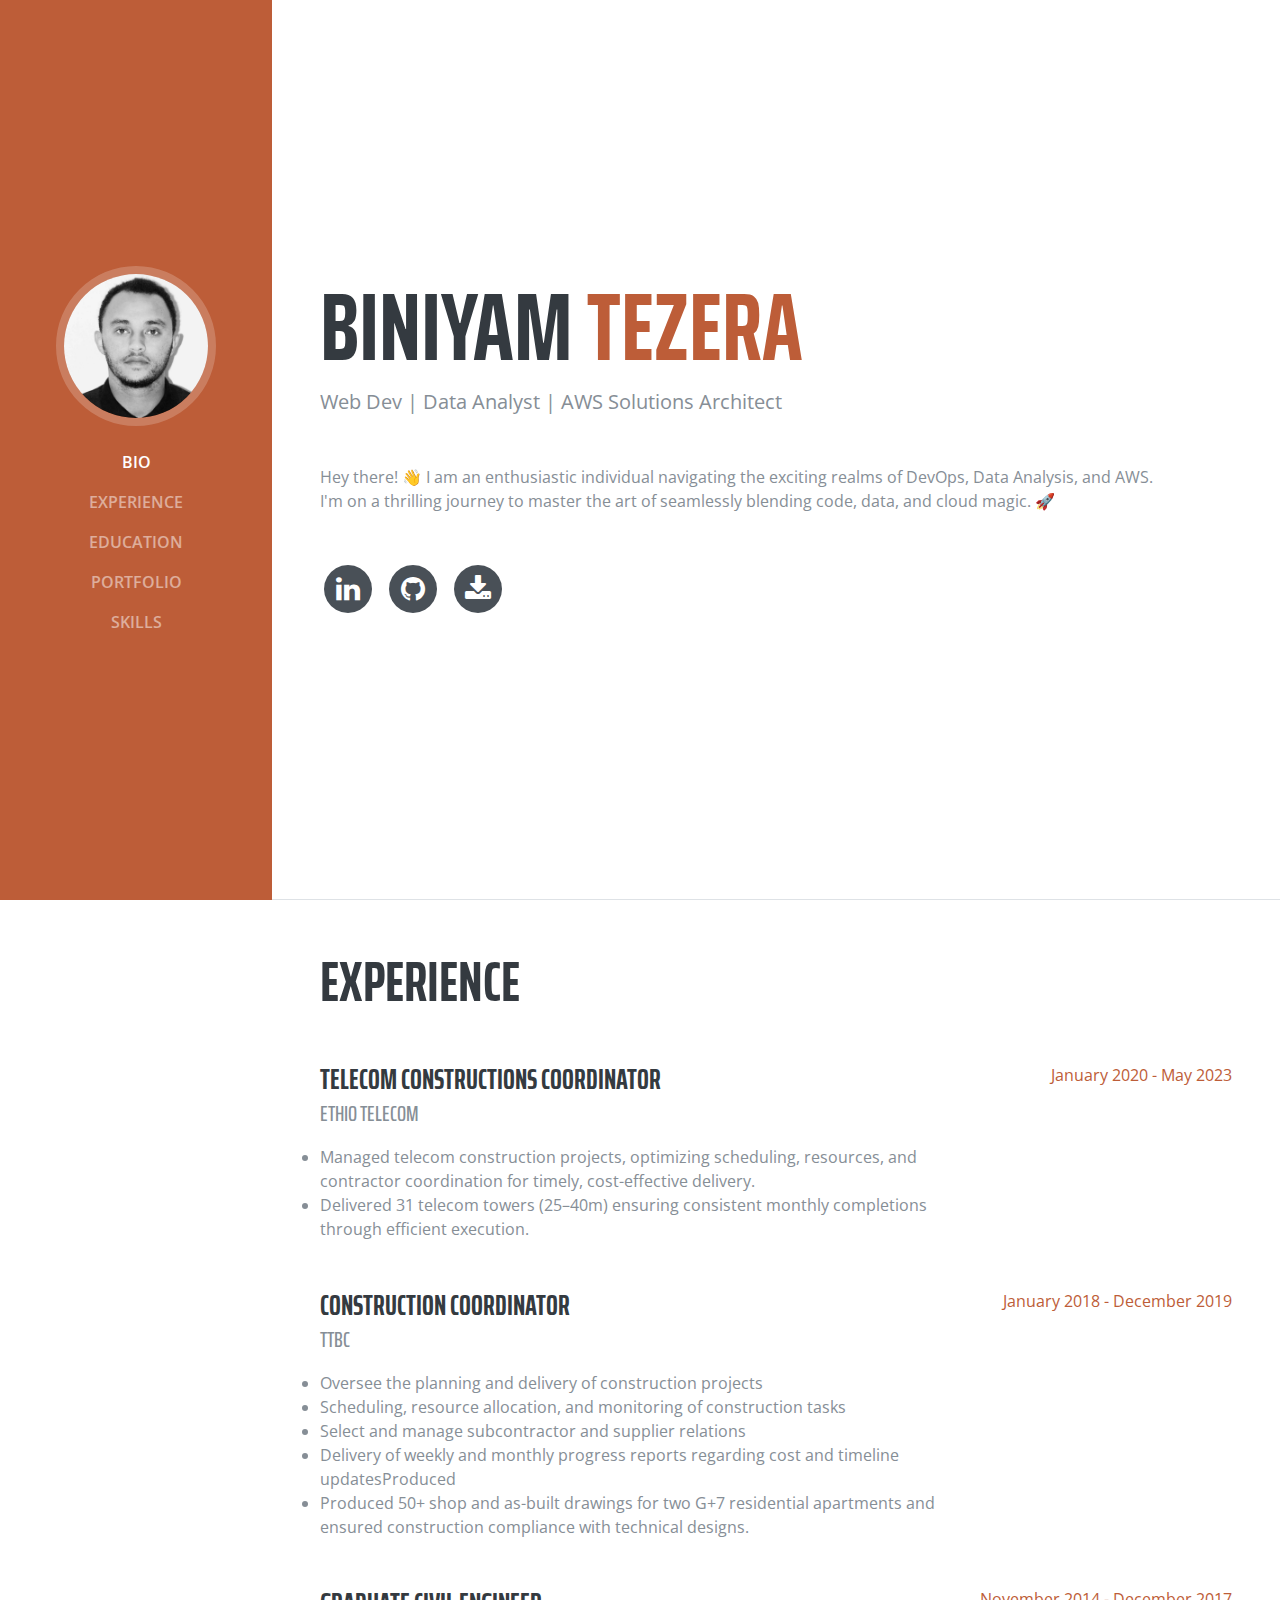
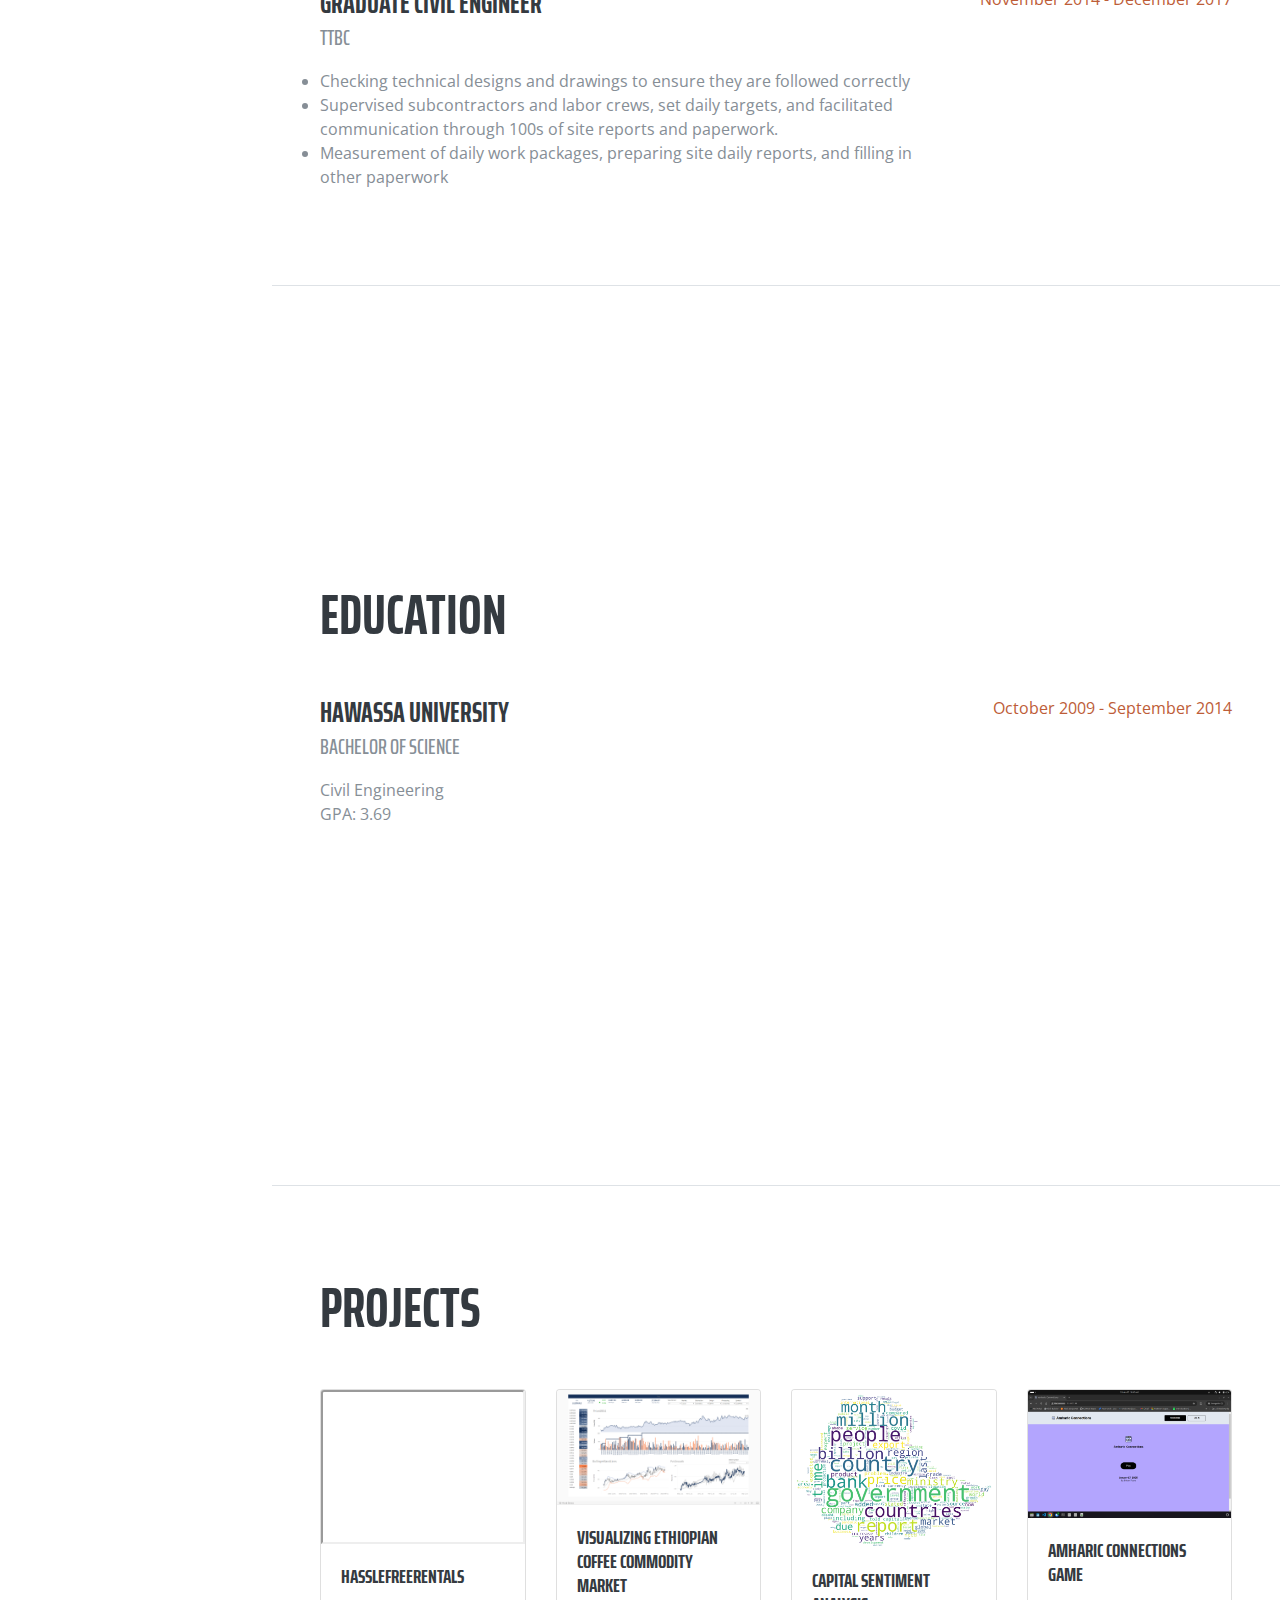
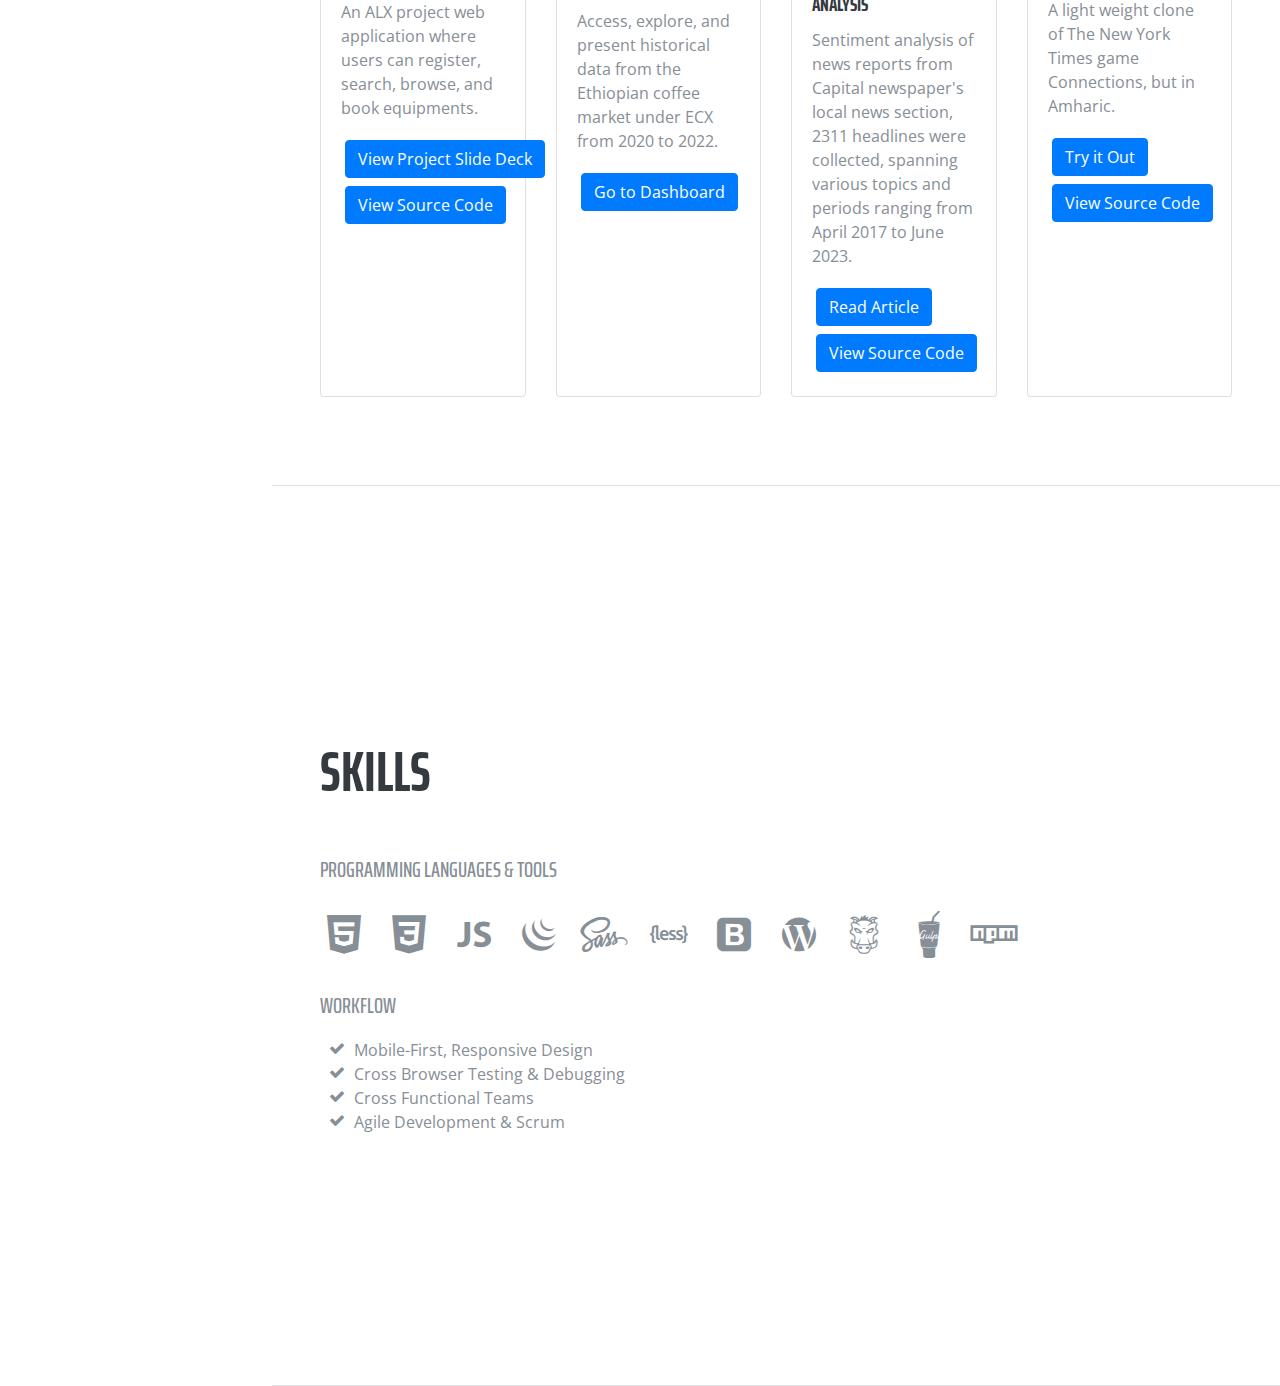
<file: index.html>
<!DOCTYPE html>
<html lang="en">

  <head>

    <meta charset="utf-8">
    <meta name="viewport" content="width=device-width, initial-scale=1, shrink-to-fit=no">
    <meta name="description" content="">
    <meta name="author" content="">

    <title>Resume | Biniyam Tezera</title>

    <!-- My Favicon  -->
    <link rel="icon" type="image/x-icon" href="img/favicon.ico" />

    <!-- Bootstrap core CSS -->
    <link href="vendor/bootstrap/css/bootstrap.min.css" rel="stylesheet">

    <!-- Custom fonts for this template -->
    <link href="https://fonts.googleapis.com/css?family=Saira+Extra+Condensed:100,200,300,400,500,600,700,800,900" rel="stylesheet">
    <link href="https://fonts.googleapis.com/css?family=Open+Sans:300,300i,400,400i,600,600i,700,700i,800,800i" rel="stylesheet">
    <link href="vendor/font-awesome/css/font-awesome.min.css" rel="stylesheet">
    <link href="vendor/devicons/css/devicons.min.css" rel="stylesheet">
    <link href="vendor/simple-line-icons/css/simple-line-icons.css" rel="stylesheet">

    <!-- Custom styles for this template -->
    <link href="css/resume.min.css" rel="stylesheet">

  </head>

  <body id="page-top">
    
    <!-- Navigation Section  -->

    <nav class="navbar navbar-expand-lg navbar-dark bg-primary fixed-top" id="sideNav">
      <a class="navbar-brand js-scroll-trigger" href="#page-top">
        <span class="d-block d-lg-none">Biniyam T.</span>
        <span class="d-none d-lg-block">
          <img class="img-fluid img-profile rounded-circle mx-auto mb-2" src="img/profile.jpg" alt="">
        </span>
      </a>
      <button class="navbar-toggler" type="button" data-toggle="collapse" data-target="#navbarSupportedContent" aria-controls="navbarSupportedContent" aria-expanded="false" aria-label="Toggle navigation">
        <span class="navbar-toggler-icon"></span>
      </button>
      <div class="collapse navbar-collapse" id="navbarSupportedContent">
        <ul class="navbar-nav">
          <li class="nav-item">
            <a class="nav-link js-scroll-trigger" href="#about">Bio</a>
          </li>
          <li class="nav-item">
            <a class="nav-link js-scroll-trigger" href="#experience">Experience</a>
          </li>
          <li class="nav-item">
            <a class="nav-link js-scroll-trigger" href="#education">Education</a>
          </li>
          <li class="nav-item">
          <li class="nav-item">
            <a class="nav-link js-scroll-trigger" href="#projects">Portfolio</a>
          </li>
          <li class="nav-item">
            <a class="nav-link js-scroll-trigger" href="#skills">Skills</a>
          </li>
        </ul>
      </div>
    </nav>


    <!-- Bio Section  -->


    <div class="container-fluid p-0">

      <section class="resume-section p-3 p-lg-5 d-flex d-column" id="about">
        <div class="my-auto">
          <h1 class="mb-3">Biniyam
            <span class="text-primary">Tezera</span>
          </h1>
          <p class="lead mb-5"><b>Web Dev | Data Analyst | AWS Solutions Architect</b></p>

          <p class="mb-5">
            Hey there! 👋 I am an enthusiastic individual navigating the exciting realms of DevOps, Data Analysis, and AWS.<br>
            I'm on a thrilling journey to master the art of seamlessly blending code, data, and cloud magic. 🚀
          </p>

          <ul class="list-inline list-social-icons mb-0">
    
            <li class="list-inline-item">
              <a href="https://www.linkedin.com/in/biniyamtt/">
                <span class="fa-stack fa-lg">
                  <i class="fa fa-circle fa-stack-2x"></i>
                  <i class="fa fa-linkedin fa-stack-1x fa-inverse"></i>
                </span>
              </a>
            </li>
            <li class="list-inline-item">
              <a href="https://github.com/BiniyamTT/">
                <span class="fa-stack fa-lg">
                  <i class="fa fa-circle fa-stack-2x"></i>
                  <i class="fa fa-github fa-stack-1x fa-inverse"></i>
                </span>
              </a>
            </li>
            <li class="list-inline-item">
              <a href="assets/CV_Biniyam_T_Tufa_Mar_2025.pdf" download="CV_Biniyam_T_Tufa_Mar_2025.pdf">
                <span class="fa-stack fa-lg">
                  <i class="fa fa-circle fa-stack-2x"></i>
                  <i class="fa fa-download fa-stack-1x fa-inverse"></i>
                </span>
              </a>
            </li>
          </ul>
        </div>
      </section>

      <!-- Experience Section -->


      <section class="resume-section p-3 p-lg-5 d-flex flex-column" id="experience">
        <div class="my-auto">
          <h2 class="mb-5">Experience</h2>
          <div class="resume-item d-flex flex-column flex-md-row mb-5">
            <div class="resume-content mr-auto">
              <h3 class="mb-0">Telecom Constructions Coordinator</h3>
              <div class="subheading mb-3">ethio telecom</div>
              <li>Managed telecom construction projects, optimizing scheduling, resources, and contractor coordination for timely, cost-effective delivery.</li>
              <li>Delivered 31 telecom towers (25–40m) ensuring consistent monthly completions through efficient execution.</li>
            </div>
            <div class="resume-date text-md-right">
              <span class="text-primary">January 2020 - May 2023</span>
            </div>
          </div>
          <div class="resume-item d-flex flex-column flex-md-row mb-5">
            <div class="resume-content mr-auto">
              <h3 class="mb-0">Construction Coordinator</h3>
              <div class="subheading mb-3">TTBC</div>
              <li>Oversee the planning and delivery of construction projects</li>
              <li>Scheduling, resource allocation, and monitoring of construction tasks</li>
              <li>Select and manage subcontractor and supplier relations</li>
              <li>Delivery of weekly and monthly progress reports regarding cost and timeline updatesProduced</li>
              <li>Produced 50+ shop and as-built drawings for two G+7 residential apartments and ensured construction compliance with technical designs.</li>
            </div>
            <div class="resume-date text-md-right">
              <span class="text-primary">January 2018 - December 2019</span>
            </div>
          </div>
          <div class="resume-item d-flex flex-column flex-md-row mb-5">
            <div class="resume-content mr-auto">
              <h3 class="mb-0">Graduate Civil Engineer</h3>
              <div class="subheading mb-3">TTBC</div>
              <li>Checking technical designs and drawings to ensure they are followed correctly</li>
              <li>Supervised subcontractors and labor crews, set daily targets, and facilitated communication through 100s of site reports and paperwork.</li>
              <li>Measurement of daily work packages, preparing site daily reports, and filling in other paperwork</li>
            </div>
            <div class="resume-date text-md-right">
              <span class="text-primary">November 2014 - December 2017</span>
            </div>
          </div>
        </div>
      </section>

      <!-- Education Section -->

      <section class="resume-section p-3 p-lg-5 d-flex flex-column" id="education">
        <div class="my-auto">
          <h2 class="mb-5">Education</h2>

          <div class="resume-item d-flex flex-column flex-md-row mb-5">
            <div class="resume-content mr-auto">
              <h3 class="mb-0">Hawassa University</h3>
              <div class="subheading mb-3">Bachelor of Science</div>
              <div>Civil Engineering</div>
              <p>GPA: 3.69</p>
            </div>
            <div class="resume-date text-md-right">
              <span class="text-primary">October 2009 -  September 2014</span>
            </div>
          </div>

        </div>
      </section>

      <!-- Projects Section -->

      <section class="resume-section p-3 p-lg-5 d-flex flex-column" id="projects">
        <div class="my-auto">
          <h2 class="mb-5">Projects</h2>
          <div class="card-deck">

            <div class="card">
              <iframe class="card-img-top" src="https://www.youtube.com/embed/beFvtohZZAI" title="CS50x 2023 Final Project Demo (Biniyam T Tufa, AA, ET)"  allow="accelerometer; autoplay; clipboard-write; encrypted-media; gyroscope; picture-in-picture; web-share" allowfullscreen></iframe>
              <div class="card-body">
                <h5 class="card-title">hasslefreerentals</h5>
                <p class="card-text">An ALX project web application where users can register, search, browse, and book equipments.</p>
                <a href="http://tinyurl.com/biniyamslidedeck" class="btn btn-primary m-1">View Project Slide Deck</a>
                <a href="https://github.com/BiniyamTT/hfr" class="btn btn-primary m-1">View Source Code</a>
              </div>
            </div>

            <div class="card">
              <img class="card-img-top" src="img/dash.png" alt="Coffee Price Dashboard" >
              <div class="card-body">
                <h5 class="card-title">Visualizing Ethiopian Coffee Commodity Market</h5>
                <p class="card-text">Access, explore, and present historical data from the Ethiopian coffee market under ECX from 2020 to 2022. </p>
                <a href="https://public.tableau.com/app/profile/biniyam.tezera.tufa/viz/ECX-CoffeeParaAdded/Dashboard12" class="btn btn-primary m-1">Go to Dashboard</a>
              </div>
            </div>

            <div class="card">
              <img class="card-img-top" src="img/capital.png" alt="Card image cap">
              <div class="card-body">
                <h5 class="card-title">Capital Sentiment Analysis</h5>
                <p class="card-text"> Sentiment analysis of news reports from Capital newspaper's local news section, 2311 headlines were collected, spanning various topics and periods ranging from April 2017 to June 2023.</p>
                <a href="https://biniyamttufa.notion.site/biniyamttufa/Capital-Newspaper-Local-News-Sentiment-Analysis-using-Pre-Trained-NLP-Models-2f45b0057b104b3b8feb739b7a1d203e" class="btn btn-primary m-1">Read Article</a>
                <a href="https://github.com/BiniyamTT/capital_SA" class="btn btn-primary m-1">View Source Code</a>
              </div>
            </div>
            
            <div class="card">
              <img class="card-img-top" src="img/AmhCon.png" alt="Card image cap">
              <div class="card-body">
                <h5 class="card-title">Amharic Connections Game</h5>
                <p class="card-text">A light weight clone of The New York Times game Connections, but in Amharic.</p>
                <a href="http://3.149.23.99/" class="btn btn-primary m-1">Try it Out</a>
                <a href="#" class="btn btn-primary m-1">View Source Code</a>
              </div>
            </div>

          </div>
        </div>
      </section>


      <!-- Skills Section -->

      <section class="resume-section p-3 p-lg-5 d-flex flex-column" id="skills">
        <div class="my-auto">
          <h2 class="mb-5">Skills</h2>

          <div class="subheading mb-3">Programming Languages &amp; Tools</div>
          <ul class="list-inline list-icons">
            <li class="list-inline-item">
              <i class="devicons devicons-html5"></i>
            </li>
            <li class="list-inline-item">
              <i class="devicons devicons-css3"></i>
            </li>
            <li class="list-inline-item">
              <i class="devicons devicons-javascript"></i>
            </li>
            <li class="list-inline-item">
              <i class="devicons devicons-jquery"></i>
            </li>
            <li class="list-inline-item">
              <i class="devicons devicons-sass"></i>
            </li>
            <li class="list-inline-item">
              <i class="devicons devicons-less"></i>
            </li>
            <li class="list-inline-item">
              <i class="devicons devicons-bootstrap"></i>
            </li>
            <li class="list-inline-item">
              <i class="devicons devicons-wordpress"></i>
            </li>
            <li class="list-inline-item">
              <i class="devicons devicons-grunt"></i>
            </li>
            <li class="list-inline-item">
              <i class="devicons devicons-gulp"></i>
            </li>
            <li class="list-inline-item">
              <i class="devicons devicons-npm"></i>
            </li>
          </ul>

          <div class="subheading mb-3">Workflow</div>
          <ul class="fa-ul mb-0">
            <li>
              <i class="fa-li fa fa-check"></i>
              Mobile-First, Responsive Design</li>
            <li>
              <i class="fa-li fa fa-check"></i>
              Cross Browser Testing &amp; Debugging</li>
            <li>
              <i class="fa-li fa fa-check"></i>
              Cross Functional Teams</li>
            <li>
              <i class="fa-li fa fa-check"></i>
              Agile Development &amp; Scrum</li>
          </ul>
        </div>
      </section>
    </div>

    <!-- Bootstrap core JavaScript -->
    <script src="vendor/jquery/jquery.min.js"></script>
    <script src="vendor/bootstrap/js/bootstrap.bundle.min.js"></script>

    <!-- Plugin JavaScript -->
    <script src="vendor/jquery-easing/jquery.easing.min.js"></script>

    <!-- Custom scripts for this template -->
    <script src="js/resume.min.js"></script>

  </body>

</html>
</file>
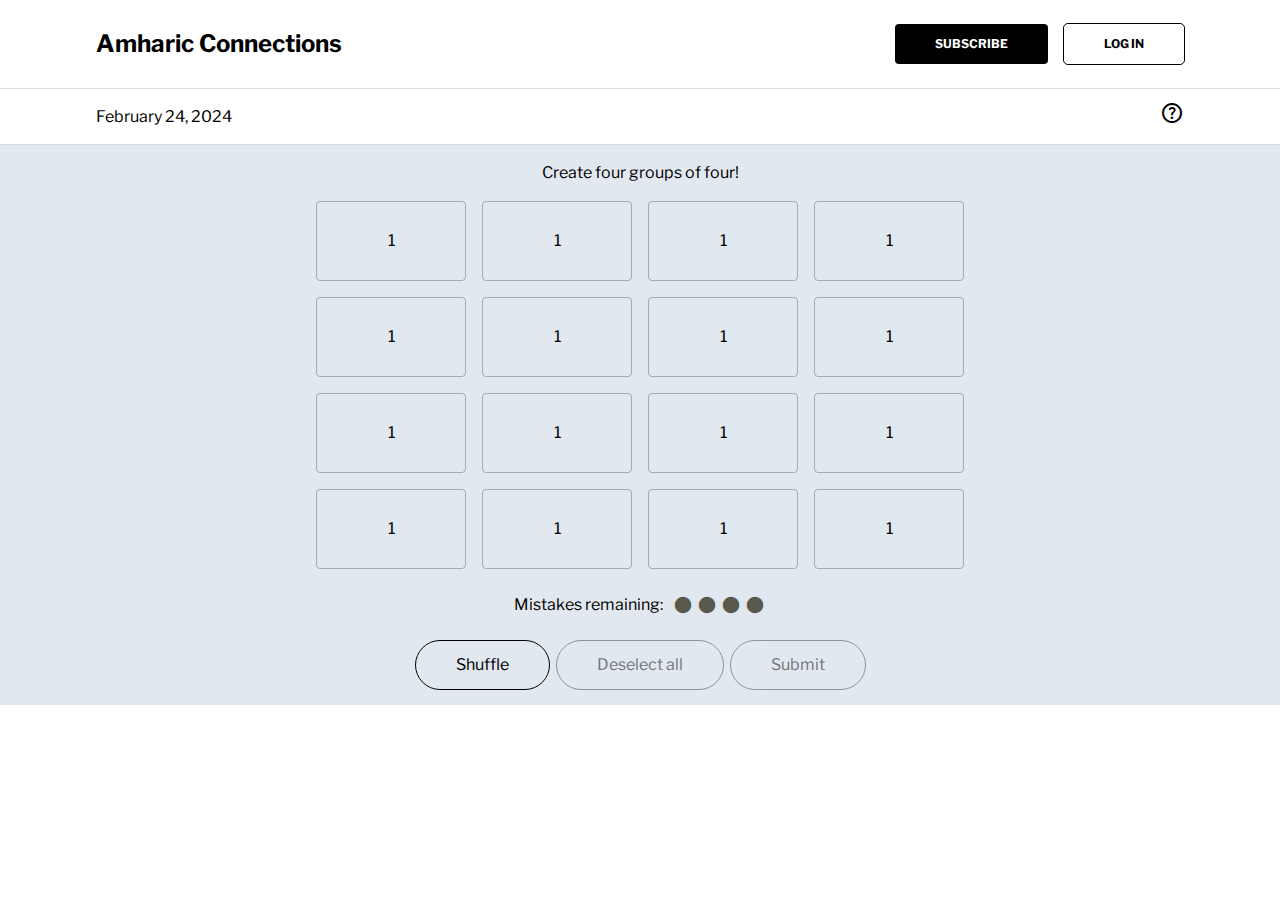
<file: amh.html>
<!doctype html>
<html lang="en">

  <head>
    <!-- Required meta tags -->
    <meta charset="utf-8">
    <meta name="viewport" content="width=device-width, initial-scale=1, shrink-to-fit=no">
    <link rel="stylesheet" href="./tailwind.css">
    <!-- Google Font -->
    <link rel="preconnect" href="https://fonts.googleapis.com">
    <link rel="preconnect" href="https://fonts.gstatic.com" crossorigin>
    <link href="https://fonts.googleapis.com/css2?family=Libre+Franklin:ital,wght@0,100..900;1,100..900&display=swap" rel="stylesheet">
    <link href="https://fonts.googleapis.com/css2?family=Material+Symbols+Outlined:opsz,wght,FILL,GRAD@20..48,100..700,0..1,-50..200" rel="stylesheet" />
    <title>AmhariConnections</title>
  </head>

  <body class="font-libre pb-12">

    <header class="py-6">
      <div class="container flex justify-between items-center mx-auto px-12 md:px-14 lg:px-24 w-full">
        <div class="text-2xl font-bold"> Amharic Connections</div>
        <div class="hidden lg:flex space-x-4 items-center">
          <a href="#"><button class="rounded bg-black px-10 py-3 text-white text-xs font-bold">SUBSCRIBE</button></a>
          <a href="#"><button class="rounded outline outline-offset-0 outline-1 px-10 py-3 text-xs font-bold hover:bg-black hover:text-white ">LOG IN</button></a>
        </div>
        <div class="lg:hidden">
          <span class="material-symbols-outlined">menu</span>
        </div>
      </div>
    </header>
    <hr>

    <section id="dateContainer"> 
      <div class="container flex justify-between items-center mx-auto py-3 px-12 md:px-14 lg:px-24 w-full">
        <div class="datecontainer">February 24, 2024</div>
        <div class="help"><button><span class="material-symbols-outlined">help</span></button></div>
      </div>
    </section>

    <hr>

    <section id="instruction"> 
      <div class=" bg-slate-200 flex justify-center items-center mx-auto py-4 px-12 md:px-14 lg:px-24 w-full">
        <div class="datecontainer">Create four groups of four!</div>
      </div>
    </section>

    <section id="field">
      <div class="bg-slate-200  grid justify-center mx-auto pb-4 px-12 md:px-14 lg:px-24 w-full">
        <div class="gameboard grid grid-cols-4 gap-4">
          <!-- Content here -->
          <div class="gamecard">1</div>
          <div class="gamecard">1</div>
          <div class="gamecard">1</div>
          <div class="gamecard">1</div>
          <div class="gamecard">1</div>
          <div class="gamecard">1</div>
          <div class="gamecard">1</div>
          <div class="gamecard">1</div>
          <div class="gamecard">1</div>
          <div class="gamecard">1</div>
          <div class="gamecard">1</div>
          <div class="gamecard">1</div>
          <div class="gamecard">1</div>
          <div class="gamecard">1</div>
          <div class="gamecard">1</div>
          <div class="gamecard">1</div>
        </div>
      </div>
    </section>
        
    <section id="mistakes"> 
      <div class="bg-slate-200 flex justify-center items-center space-x-2 mx-auto py-2 px-12 md:px-14 lg:px-24 w-full">
        <div class="datecontainer">Mistakes remaining:</div>
        <div class="misscounter flex items-center space-x-" >
          <span class="material-symbols-outlined filled">circle</span>
          <span class="material-symbols-outlined filled">circle</span>
          <span class="material-symbols-outlined filled">circle</span>
          <span class="material-symbols-outlined filled">circle</span>
        </div>

        
      </div>
    </section>

    <section id="gameControls">
      <div class="bg-slate-200 flex justify-center items-center space-x-2 mx-auto py-4 px-12 md:px-14 lg:px-24 w-full">
        <button class="gameControl">Shuffle</button>
        <button disabled class="gameControl">Deselect all</button>
        <button disabled class="gameControl" >Submit</button>
    </section>
    
    
    
    
    
  </body>
</html>
</file>
<file: vendor/simple-line-icons/css/simple-line-icons.css>
@font-face {
  font-family: 'simple-line-icons';
  src: url('../fonts/Simple-Line-Icons.eot?v=2.4.0');
  src: url('../fonts/Simple-Line-Icons.eot?v=2.4.0#iefix') format('embedded-opentype'), url('../fonts/Simple-Line-Icons.woff2?v=2.4.0') format('woff2'), url('../fonts/Simple-Line-Icons.ttf?v=2.4.0') format('truetype'), url('../fonts/Simple-Line-Icons.woff?v=2.4.0') format('woff'), url('../fonts/Simple-Line-Icons.svg?v=2.4.0#simple-line-icons') format('svg');
  font-weight: normal;
  font-style: normal;
}
/*
 Use the following CSS code if you want to have a class per icon.
 Instead of a list of all class selectors, you can use the generic [class*="icon-"] selector, but it's slower:
*/
.icon-user,
.icon-people,
.icon-user-female,
.icon-user-follow,
.icon-user-following,
.icon-user-unfollow,
.icon-login,
.icon-logout,
.icon-emotsmile,
.icon-phone,
.icon-call-end,
.icon-call-in,
.icon-call-out,
.icon-map,
.icon-location-pin,
.icon-direction,
.icon-directions,
.icon-compass,
.icon-layers,
.icon-menu,
.icon-list,
.icon-options-vertical,
.icon-options,
.icon-arrow-down,
.icon-arrow-left,
.icon-arrow-right,
.icon-arrow-up,
.icon-arrow-up-circle,
.icon-arrow-left-circle,
.icon-arrow-right-circle,
.icon-arrow-down-circle,
.icon-check,
.icon-clock,
.icon-plus,
.icon-minus,
.icon-close,
.icon-event,
.icon-exclamation,
.icon-organization,
.icon-trophy,
.icon-screen-smartphone,
.icon-screen-desktop,
.icon-plane,
.icon-notebook,
.icon-mustache,
.icon-mouse,
.icon-magnet,
.icon-energy,
.icon-disc,
.icon-cursor,
.icon-cursor-move,
.icon-crop,
.icon-chemistry,
.icon-speedometer,
.icon-shield,
.icon-screen-tablet,
.icon-magic-wand,
.icon-hourglass,
.icon-graduation,
.icon-ghost,
.icon-game-controller,
.icon-fire,
.icon-eyeglass,
.icon-envelope-open,
.icon-envelope-letter,
.icon-bell,
.icon-badge,
.icon-anchor,
.icon-wallet,
.icon-vector,
.icon-speech,
.icon-puzzle,
.icon-printer,
.icon-present,
.icon-playlist,
.icon-pin,
.icon-picture,
.icon-handbag,
.icon-globe-alt,
.icon-globe,
.icon-folder-alt,
.icon-folder,
.icon-film,
.icon-feed,
.icon-drop,
.icon-drawer,
.icon-docs,
.icon-doc,
.icon-diamond,
.icon-cup,
.icon-calculator,
.icon-bubbles,
.icon-briefcase,
.icon-book-open,
.icon-basket-loaded,
.icon-basket,
.icon-bag,
.icon-action-undo,
.icon-action-redo,
.icon-wrench,
.icon-umbrella,
.icon-trash,
.icon-tag,
.icon-support,
.icon-frame,
.icon-size-fullscreen,
.icon-size-actual,
.icon-shuffle,
.icon-share-alt,
.icon-share,
.icon-rocket,
.icon-question,
.icon-pie-chart,
.icon-pencil,
.icon-note,
.icon-loop,
.icon-home,
.icon-grid,
.icon-graph,
.icon-microphone,
.icon-music-tone-alt,
.icon-music-tone,
.icon-earphones-alt,
.icon-earphones,
.icon-equalizer,
.icon-like,
.icon-dislike,
.icon-control-start,
.icon-control-rewind,
.icon-control-play,
.icon-control-pause,
.icon-control-forward,
.icon-control-end,
.icon-volume-1,
.icon-volume-2,
.icon-volume-off,
.icon-calendar,
.icon-bulb,
.icon-chart,
.icon-ban,
.icon-bubble,
.icon-camrecorder,
.icon-camera,
.icon-cloud-download,
.icon-cloud-upload,
.icon-envelope,
.icon-eye,
.icon-flag,
.icon-heart,
.icon-info,
.icon-key,
.icon-link,
.icon-lock,
.icon-lock-open,
.icon-magnifier,
.icon-magnifier-add,
.icon-magnifier-remove,
.icon-paper-clip,
.icon-paper-plane,
.icon-power,
.icon-refresh,
.icon-reload,
.icon-settings,
.icon-star,
.icon-symbol-female,
.icon-symbol-male,
.icon-target,
.icon-credit-card,
.icon-paypal,
.icon-social-tumblr,
.icon-social-twitter,
.icon-social-facebook,
.icon-social-instagram,
.icon-social-linkedin,
.icon-social-pinterest,
.icon-social-github,
.icon-social-google,
.icon-social-reddit,
.icon-social-skype,
.icon-social-dribbble,
.icon-social-behance,
.icon-social-foursqare,
.icon-social-soundcloud,
.icon-social-spotify,
.icon-social-stumbleupon,
.icon-social-youtube,
.icon-social-dropbox,
.icon-social-vkontakte,
.icon-social-steam {
  font-family: 'simple-line-icons';
  speak: none;
  font-style: normal;
  font-weight: normal;
  font-variant: normal;
  text-transform: none;
  line-height: 1;
  /* Better Font Rendering =========== */
  -webkit-font-smoothing: antialiased;
  -moz-osx-font-smoothing: grayscale;
}
.icon-user:before {
  content: "\e005";
}
.icon-people:before {
  content: "\e001";
}
.icon-user-female:before {
  content: "\e000";
}
.icon-user-follow:before {
  content: "\e002";
}
.icon-user-following:before {
  content: "\e003";
}
.icon-user-unfollow:before {
  content: "\e004";
}
.icon-login:before {
  content: "\e066";
}
.icon-logout:before {
  content: "\e065";
}
.icon-emotsmile:before {
  content: "\e021";
}
.icon-phone:before {
  content: "\e600";
}
.icon-call-end:before {
  content: "\e048";
}
.icon-call-in:before {
  content: "\e047";
}
.icon-call-out:before {
  content: "\e046";
}
.icon-map:before {
  content: "\e033";
}
.icon-location-pin:before {
  content: "\e096";
}
.icon-direction:before {
  content: "\e042";
}
.icon-directions:before {
  content: "\e041";
}
.icon-compass:before {
  content: "\e045";
}
.icon-layers:before {
  content: "\e034";
}
.icon-menu:before {
  content: "\e601";
}
.icon-list:before {
  content: "\e067";
}
.icon-options-vertical:before {
  content: "\e602";
}
.icon-options:before {
  content: "\e603";
}
.icon-arrow-down:before {
  content: "\e604";
}
.icon-arrow-left:before {
  content: "\e605";
}
.icon-arrow-right:before {
  content: "\e606";
}
.icon-arrow-up:before {
  content: "\e607";
}
.icon-arrow-up-circle:before {
  content: "\e078";
}
.icon-arrow-left-circle:before {
  content: "\e07a";
}
.icon-arrow-right-circle:before {
  content: "\e079";
}
.icon-arrow-down-circle:before {
  content: "\e07b";
}
.icon-check:before {
  content: "\e080";
}
.icon-clock:before {
  content: "\e081";
}
.icon-plus:before {
  content: "\e095";
}
.icon-minus:before {
  content: "\e615";
}
.icon-close:before {
  content: "\e082";
}
.icon-event:before {
  content: "\e619";
}
.icon-exclamation:before {
  content: "\e617";
}
.icon-organization:before {
  content: "\e616";
}
.icon-trophy:before {
  content: "\e006";
}
.icon-screen-smartphone:before {
  content: "\e010";
}
.icon-screen-desktop:before {
  content: "\e011";
}
.icon-plane:before {
  content: "\e012";
}
.icon-notebook:before {
  content: "\e013";
}
.icon-mustache:before {
  content: "\e014";
}
.icon-mouse:before {
  content: "\e015";
}
.icon-magnet:before {
  content: "\e016";
}
.icon-energy:before {
  content: "\e020";
}
.icon-disc:before {
  content: "\e022";
}
.icon-cursor:before {
  content: "\e06e";
}
.icon-cursor-move:before {
  content: "\e023";
}
.icon-crop:before {
  content: "\e024";
}
.icon-chemistry:before {
  content: "\e026";
}
.icon-speedometer:before {
  content: "\e007";
}
.icon-shield:before {
  content: "\e00e";
}
.icon-screen-tablet:before {
  content: "\e00f";
}
.icon-magic-wand:before {
  content: "\e017";
}
.icon-hourglass:before {
  content: "\e018";
}
.icon-graduation:before {
  content: "\e019";
}
.icon-ghost:before {
  content: "\e01a";
}
.icon-game-controller:before {
  content: "\e01b";
}
.icon-fire:before {
  content: "\e01c";
}
.icon-eyeglass:before {
  content: "\e01d";
}
.icon-envelope-open:before {
  content: "\e01e";
}
.icon-envelope-letter:before {
  content: "\e01f";
}
.icon-bell:before {
  content: "\e027";
}
.icon-badge:before {
  content: "\e028";
}
.icon-anchor:before {
  content: "\e029";
}
.icon-wallet:before {
  content: "\e02a";
}
.icon-vector:before {
  content: "\e02b";
}
.icon-speech:before {
  content: "\e02c";
}
.icon-puzzle:before {
  content: "\e02d";
}
.icon-printer:before {
  content: "\e02e";
}
.icon-present:before {
  content: "\e02f";
}
.icon-playlist:before {
  content: "\e030";
}
.icon-pin:before {
  content: "\e031";
}
.icon-picture:before {
  content: "\e032";
}
.icon-handbag:before {
  content: "\e035";
}
.icon-globe-alt:before {
  content: "\e036";
}
.icon-globe:before {
  content: "\e037";
}
.icon-folder-alt:before {
  content: "\e039";
}
.icon-folder:before {
  content: "\e089";
}
.icon-film:before {
  content: "\e03a";
}
.icon-feed:before {
  content: "\e03b";
}
.icon-drop:before {
  content: "\e03e";
}
.icon-drawer:before {
  content: "\e03f";
}
.icon-docs:before {
  content: "\e040";
}
.icon-doc:before {
  content: "\e085";
}
.icon-diamond:before {
  content: "\e043";
}
.icon-cup:before {
  content: "\e044";
}
.icon-calculator:before {
  content: "\e049";
}
.icon-bubbles:before {
  content: "\e04a";
}
.icon-briefcase:before {
  content: "\e04b";
}
.icon-book-open:before {
  content: "\e04c";
}
.icon-basket-loaded:before {
  content: "\e04d";
}
.icon-basket:before {
  content: "\e04e";
}
.icon-bag:before {
  content: "\e04f";
}
.icon-action-undo:before {
  content: "\e050";
}
.icon-action-redo:before {
  content: "\e051";
}
.icon-wrench:before {
  content: "\e052";
}
.icon-umbrella:before {
  content: "\e053";
}
.icon-trash:before {
  content: "\e054";
}
.icon-tag:before {
  content: "\e055";
}
.icon-support:before {
  content: "\e056";
}
.icon-frame:before {
  content: "\e038";
}
.icon-size-fullscreen:before {
  content: "\e057";
}
.icon-size-actual:before {
  content: "\e058";
}
.icon-shuffle:before {
  content: "\e059";
}
.icon-share-alt:before {
  content: "\e05a";
}
.icon-share:before {
  content: "\e05b";
}
.icon-rocket:before {
  content: "\e05c";
}
.icon-question:before {
  content: "\e05d";
}
.icon-pie-chart:before {
  content: "\e05e";
}
.icon-pencil:before {
  content: "\e05f";
}
.icon-note:before {
  content: "\e060";
}
.icon-loop:before {
  content: "\e064";
}
.icon-home:before {
  content: "\e069";
}
.icon-grid:before {
  content: "\e06a";
}
.icon-graph:before {
  content: "\e06b";
}
.icon-microphone:before {
  content: "\e063";
}
.icon-music-tone-alt:before {
  content: "\e061";
}
.icon-music-tone:before {
  content: "\e062";
}
.icon-earphones-alt:before {
  content: "\e03c";
}
.icon-earphones:before {
  content: "\e03d";
}
.icon-equalizer:before {
  content: "\e06c";
}
.icon-like:before {
  content: "\e068";
}
.icon-dislike:before {
  content: "\e06d";
}
.icon-control-start:before {
  content: "\e06f";
}
.icon-control-rewind:before {
  content: "\e070";
}
.icon-control-play:before {
  content: "\e071";
}
.icon-control-pause:before {
  content: "\e072";
}
.icon-control-forward:before {
  content: "\e073";
}
.icon-control-end:before {
  content: "\e074";
}
.icon-volume-1:before {
  content: "\e09f";
}
.icon-volume-2:before {
  content: "\e0a0";
}
.icon-volume-off:before {
  content: "\e0a1";
}
.icon-calendar:before {
  content: "\e075";
}
.icon-bulb:before {
  content: "\e076";
}
.icon-chart:before {
  content: "\e077";
}
.icon-ban:before {
  content: "\e07c";
}
.icon-bubble:before {
  content: "\e07d";
}
.icon-camrecorder:before {
  content: "\e07e";
}
.icon-camera:before {
  content: "\e07f";
}
.icon-cloud-download:before {
  content: "\e083";
}
.icon-cloud-upload:before {
  content: "\e084";
}
.icon-envelope:before {
  content: "\e086";
}
.icon-eye:before {
  content: "\e087";
}
.icon-flag:before {
  content: "\e088";
}
.icon-heart:before {
  content: "\e08a";
}
.icon-info:before {
  content: "\e08b";
}
.icon-key:before {
  content: "\e08c";
}
.icon-link:before {
  content: "\e08d";
}
.icon-lock:before {
  content: "\e08e";
}
.icon-lock-open:before {
  content: "\e08f";
}
.icon-magnifier:before {
  content: "\e090";
}
.icon-magnifier-add:before {
  content: "\e091";
}
.icon-magnifier-remove:before {
  content: "\e092";
}
.icon-paper-clip:before {
  content: "\e093";
}
.icon-paper-plane:before {
  content: "\e094";
}
.icon-power:before {
  content: "\e097";
}
.icon-refresh:before {
  content: "\e098";
}
.icon-reload:before {
  content: "\e099";
}
.icon-settings:before {
  content: "\e09a";
}
.icon-star:before {
  content: "\e09b";
}
.icon-symbol-female:before {
  content: "\e09c";
}
.icon-symbol-male:before {
  content: "\e09d";
}
.icon-target:before {
  content: "\e09e";
}
.icon-credit-card:before {
  content: "\e025";
}
.icon-paypal:before {
  content: "\e608";
}
.icon-social-tumblr:before {
  content: "\e00a";
}
.icon-social-twitter:before {
  content: "\e009";
}
.icon-social-facebook:before {
  content: "\e00b";
}
.icon-social-instagram:before {
  content: "\e609";
}
.icon-social-linkedin:before {
  content: "\e60a";
}
.icon-social-pinterest:before {
  content: "\e60b";
}
.icon-social-github:before {
  content: "\e60c";
}
.icon-social-google:before {
  content: "\e60d";
}
.icon-social-reddit:before {
  content: "\e60e";
}
.icon-social-skype:before {
  content: "\e60f";
}
.icon-social-dribbble:before {
  content: "\e00d";
}
.icon-social-behance:before {
  content: "\e610";
}
.icon-social-foursqare:before {
  content: "\e611";
}
.icon-social-soundcloud:before {
  content: "\e612";
}
.icon-social-spotify:before {
  content: "\e613";
}
.icon-social-stumbleupon:before {
  content: "\e614";
}
.icon-social-youtube:before {
  content: "\e008";
}
.icon-social-dropbox:before {
  content: "\e00c";
}
.icon-social-vkontakte:before {
  content: "\e618";
}
.icon-social-steam:before {
  content: "\e620";
}
</file>
<file: vendor/devicons/css/devicons.min.css>
/*!
 *  Devicons 1.8.0 made by Theodore Vorillas / http://vorillaz.com 
 */
@font-face{font-family:devicons;src:url(../fonts/devicons.eot?xqxft6);src:url(../fonts/devicons.eot?#iefixxqxft6) format("embedded-opentype"),url(../fonts/devicons.woff?xqxft6) format("woff"),url(../fonts/devicons.ttf?xqxft6) format("truetype"),url(../fonts/devicons.svg?xqxft6#devicons) format("svg");font-weight:400;font-style:normal}.devicons{font-family:devicons;speak:none;font-style:normal;font-weight:400;font-variant:normal;text-transform:none;line-height:1;-webkit-font-smoothing:antialiased;-moz-osx-font-smoothing:grayscale}.devicons-git:before{content:"\e602"}.devicons-git_compare:before{content:"\e628"}.devicons-git_branch:before{content:"\e625"}.devicons-git_commit:before{content:"\e629"}.devicons-git_pull_request:before{content:"\e626"}.devicons-git_merge:before{content:"\e627"}.devicons-bitbucket:before{content:"\e603"}.devicons-github_alt:before{content:"\e608"}.devicons-github_badge:before{content:"\e609"}.devicons-github:before{content:"\e60a"}.devicons-github_full:before{content:"\e617"}.devicons-java:before{content:"\e638"}.devicons-ruby:before{content:"\e639"}.devicons-scala:before{content:"\e637"}.devicons-python:before{content:"\e63c"}.devicons-go:before{content:"\e624"}.devicons-ruby_on_rails:before{content:"\e63b"}.devicons-django:before{content:"\e61d"}.devicons-markdown:before{content:"\e63e"}.devicons-php:before{content:"\e63d"}.devicons-mysql:before{content:"\e604"}.devicons-streamline:before{content:"\e605"}.devicons-database:before{content:"\e606"}.devicons-laravel:before{content:"\e63f"}.devicons-javascript:before{content:"\e64e"}.devicons-angular:before{content:"\e653"}.devicons-backbone:before{content:"\e652"}.devicons-coffeescript:before{content:"\e651"}.devicons-jquery:before{content:"\e650"}.devicons-modernizr:before{content:"\e620"}.devicons-jquery_ui:before{content:"\e654"}.devicons-ember:before{content:"\e61b"}.devicons-dojo:before{content:"\e61c"}.devicons-nodejs:before{content:"\e619"}.devicons-nodejs_small:before{content:"\e618"}.devicons-javascript_shield:before{content:"\e64f"}.devicons-bootstrap:before{content:"\e647"}.devicons-sass:before{content:"\e64b"}.devicons-css3_full:before{content:"\e64a"}.devicons-css3:before{content:"\e649"}.devicons-html5:before{content:"\e636"}.devicons-html5_multimedia:before{content:"\e632"}.devicons-html5_device_access:before{content:"\e633"}.devicons-html5_3d_effects:before{content:"\e635"}.devicons-html5_connectivity:before{content:"\e634"}.devicons-ghost_small:before{content:"\e614"}.devicons-ghost:before{content:"\e61f"}.devicons-magento:before{content:"\e640"}.devicons-joomla:before{content:"\e641"}.devicons-jekyll_small:before{content:"\e60d"}.devicons-drupal:before{content:"\e642"}.devicons-wordpress:before{content:"\e60b"}.devicons-grunt:before{content:"\e64c"}.devicons-bower:before{content:"\e64d"}.devicons-npm:before{content:"\e61e"}.devicons-yahoo_small:before{content:"\e62b"}.devicons-yahoo:before{content:"\e615"}.devicons-bing_small:before{content:"\e600"}.devicons-windows:before{content:"\e60f"}.devicons-linux:before{content:"\e612"}.devicons-ubuntu:before{content:"\e63a"}.devicons-android:before{content:"\e60e"}.devicons-apple:before{content:"\e611"}.devicons-appstore:before{content:"\e613"}.devicons-phonegap:before{content:"\e630"}.devicons-blackberry:before{content:"\e623"}.devicons-stackoverflow:before{content:"\e610"}.devicons-techcrunch:before{content:"\e62c"}.devicons-codrops:before{content:"\e62f"}.devicons-css_tricks:before{content:"\e601"}.devicons-smashing_magazine:before{content:"\e62d"}.devicons-netmagazine:before{content:"\e62e"}.devicons-codepen:before{content:"\e616"}.devicons-cssdeck:before{content:"\e62a"}.devicons-hackernews:before{content:"\e61a"}.devicons-dropbox:before{content:"\e607"}.devicons-google_drive:before{content:"\e631"}.devicons-visualstudio:before{content:"\e60c"}.devicons-unity_small:before{content:"\e621"}.devicons-raspberry_pi:before{content:"\e622"}.devicons-chrome:before{content:"\e643"}.devicons-ie:before{content:"\e644"}.devicons-firefox:before{content:"\e645"}.devicons-opera:before{content:"\e646"}.devicons-safari:before{content:"\e648"}.devicons-swift:before{content:"\e655"}.devicons-symfony:before{content:"\e656"}.devicons-symfony_badge:before{content:"\e657"}.devicons-less:before{content:"\e658"}.devicons-stylus:before{content:"\e659"}.devicons-trello:before{content:"\e65a"}.devicons-atlassian:before{content:"\e65b"}.devicons-jira:before{content:"\e65c"}.devicons-envato:before{content:"\e65d"}.devicons-snap_svg:before{content:"\e65e"}.devicons-raphael:before{content:"\e65f"}.devicons-google_analytics:before{content:"\e660"}.devicons-compass:before{content:"\e661"}.devicons-onedrive:before{content:"\e662"}.devicons-gulp:before{content:"\e663"}.devicons-atom:before{content:"\e664"}.devicons-cisco:before{content:"\e665"}.devicons-nancy:before{content:"\e666"}.devicons-clojure:before{content:"\e668"}.devicons-clojure_alt:before{content:"\e66a"}.devicons-perl:before{content:"\e669"}.devicons-celluloid:before{content:"\e66b"}.devicons-w3c:before{content:"\e66c"}.devicons-redis:before{content:"\e66d"}.devicons-postgresql:before{content:"\e66e"}.devicons-webplatform:before{content:"\e66f"}.devicons-jenkins:before{content:"\e667"}.devicons-requirejs:before{content:"\e670"}.devicons-opensource:before{content:"\e671"}.devicons-typo3:before{content:"\e672"}.devicons-uikit:before{content:"\e673"}.devicons-doctrine:before{content:"\e674"}.devicons-groovy:before{content:"\e675"}.devicons-nginx:before{content:"\e676"}.devicons-haskell:before{content:"\e677"}.devicons-zend:before{content:"\e678"}.devicons-gnu:before{content:"\e679"}.devicons-yeoman:before{content:"\e67a"}.devicons-heroku:before{content:"\e67b"}.devicons-debian:before{content:"\e67d"}.devicons-travis:before{content:"\e67e"}.devicons-dotnet:before{content:"\e67f"}.devicons-codeigniter:before{content:"\e680"}.devicons-javascript_badge:before{content:"\e681"}.devicons-yii:before{content:"\e682"}.devicons-msql_server:before{content:"\e67c"}.devicons-composer:before{content:"\e683"}.devicons-krakenjs_badge:before{content:"\e684"}.devicons-krakenjs:before{content:"\e685"}.devicons-mozilla:before{content:"\e686"}.devicons-firebase:before{content:"\e687"}.devicons-sizzlejs:before{content:"\e688"}.devicons-creativecommons:before{content:"\e689"}.devicons-creativecommons_badge:before{content:"\e68a"}.devicons-mitlicence:before{content:"\e68b"}.devicons-senchatouch:before{content:"\e68c"}.devicons-bugsense:before{content:"\e68d"}.devicons-extjs:before{content:"\e68e"}.devicons-mootools_badge:before{content:"\e68f"}.devicons-mootools:before{content:"\e690"}.devicons-ruby_rough:before{content:"\e691"}.devicons-komodo:before{content:"\e692"}.devicons-coda:before{content:"\e693"}.devicons-bintray:before{content:"\e694"}.devicons-terminal:before{content:"\e695"}.devicons-code:before{content:"\e696"}.devicons-responsive:before{content:"\e697"}.devicons-dart:before{content:"\e698"}.devicons-aptana:before{content:"\e699"}.devicons-mailchimp:before{content:"\e69a"}.devicons-netbeans:before{content:"\e69b"}.devicons-dreamweaver:before{content:"\e69c"}.devicons-brackets:before{content:"\e69d"}.devicons-eclipse:before{content:"\e69e"}.devicons-cloud9:before{content:"\e69f"}.devicons-scrum:before{content:"\e6a0"}.devicons-prolog:before{content:"\e6a1"}.devicons-terminal_badge:before{content:"\e6a2"}.devicons-code_badge:before{content:"\e6a3"}.devicons-mongodb:before{content:"\e6a4"}.devicons-meteor:before{content:"\e6a5"}.devicons-meteorfull:before{content:"\e6a6"}.devicons-fsharp:before{content:"\e6a7"}.devicons-rust:before{content:"\e6a8"}.devicons-ionic:before{content:"\e6a9"}.devicons-sublime:before{content:"\e6aa"}.devicons-appcelerator:before{content:"\e6ab"}.devicons-asterisk:before{content:"\e6ac"}.devicons-aws:before{content:"\e6ad"}.devicons-digital-ocean:before{content:"\e6ae"}.devicons-dlang:before{content:"\e6af"}.devicons-docker:before{content:"\e6b0"}.devicons-erlang:before{content:"\e6b1"}.devicons-google-cloud-platform:before{content:"\e6b2"}.devicons-grails:before{content:"\e6b3"}.devicons-illustrator:before{content:"\e6b4"}.devicons-intellij:before{content:"\e6b5"}.devicons-materializecss:before{content:"\e6b6"}.devicons-openshift:before{content:"\e6b7"}.devicons-photoshop:before{content:"\e6b8"}.devicons-rackspace:before{content:"\e6b9"}.devicons-react:before{content:"\e6ba"}.devicons-redhat:before{content:"\e6bb"}.devicons-scriptcs:before{content:"\e6bc"}.devicons-sqllite:before{content:"\e6c4"}.devicons-vim:before{content:"\e6c5"}
</file>
<file: css/resume.min.css>
/*!
 * Start Bootstrap - Resume v4.0.0-beta.2 (https://startbootstrap.com/template-overviews/resume)
 * Copyright 2013-2017 Start Bootstrap
 * Licensed under MIT (https://github.com/BlackrockDigital/startbootstrap-resume/blob/master/LICENSE)
 */body{font-family:'Open Sans',serif;padding-top:54px;color:#868e96}@media (min-width:992px){body{padding-top:0;padding-left:17rem}}h1,h2,h3,h4,h5,h6{font-family:'Saira Extra Condensed',serif;font-weight:700;text-transform:uppercase;color:#343a40}h1{font-size:6rem;line-height:5.5rem}h2{font-size:3.5rem}.subheading{text-transform:uppercase;font-weight:500;font-family:'Saira Extra Condensed',serif;font-size:1.35rem}.list-social-icons a{color:#495057}.list-social-icons a:hover{color:#bd5d38}.list-social-icons a .fa-lg{font-size:1.75rem}.list-icons{font-size:3rem}.list-icons .list-inline-item i:hover{color:#bd5d38}#sideNav .navbar-nav .nav-item .nav-link{font-weight:600;text-transform:uppercase}@media (min-width:992px){#sideNav{text-align:center;position:fixed;top:0;left:0;display:flex;flex-direction:column;width:17rem;height:100vh}#sideNav .navbar-brand{display:flex;margin:auto auto 0;padding:.5rem}#sideNav .navbar-brand .img-profile{max-width:10rem;max-height:10rem;border:.5rem solid rgba(255,255,255,.2)}#sideNav .navbar-collapse{display:flex;align-items:flex-start;flex-grow:0;width:100%;margin-bottom:auto}#sideNav .navbar-collapse .navbar-nav{flex-direction:column;width:100%}#sideNav .navbar-collapse .navbar-nav .nav-item{display:block}#sideNav .navbar-collapse .navbar-nav .nav-item .nav-link{display:block}}section.resume-section{border-bottom:1px solid #dee2e6;padding-top:5rem!important;padding-bottom:5rem!important}section.resume-section .resume-item .resume-date{min-width:none}@media (min-width:768px){section.resume-section{min-height:100vh}section.resume-section .resume-item .resume-date{min-width:18rem}}@media (min-width:992px){section.resume-section{padding-top:3rem!important;padding-bottom:3rem!important}}.bg-primary{background-color:#bd5d38!important}.text-primary{color:#bd5d38!important}a{color:#bd5d38}a:active,a:focus,a:hover{color:#824027}
</file>
